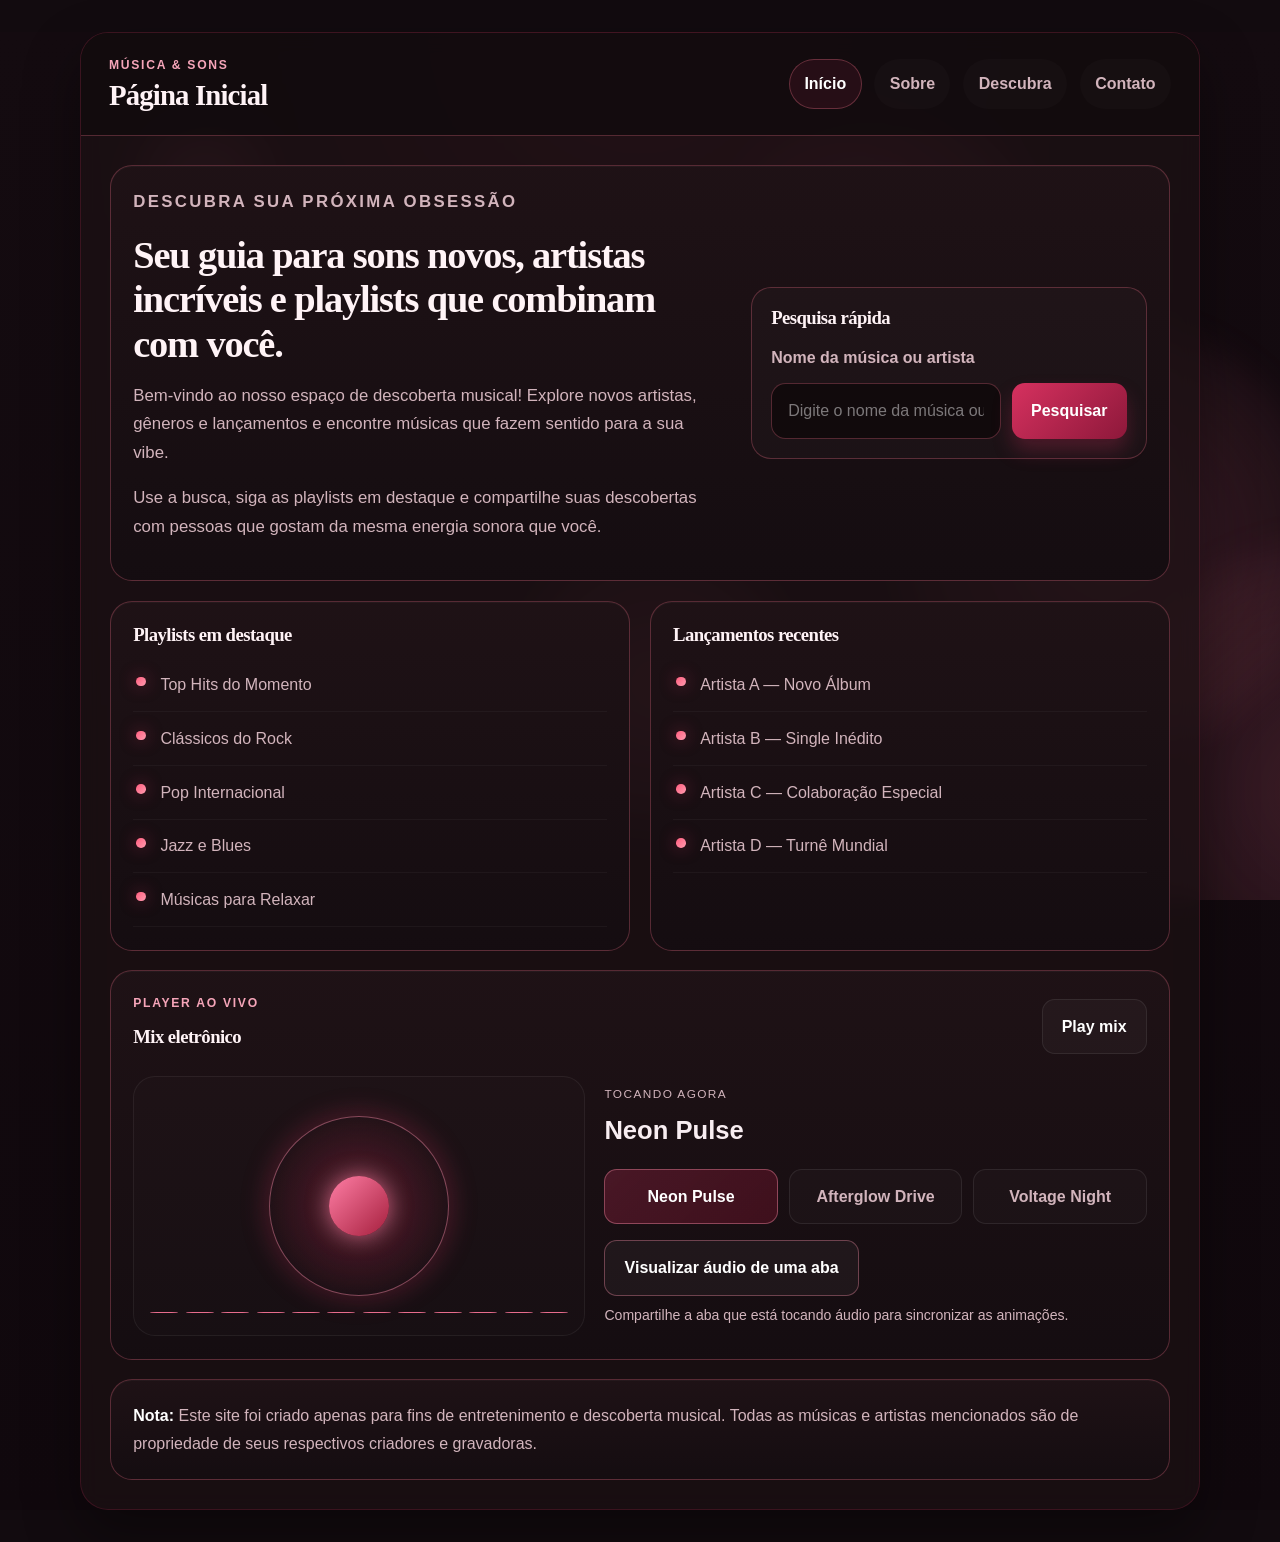
<file: testes/teste004/index.html>
<!DOCTYPE html>
<html lang="pt-br">
<head>
  <meta charset="UTF-8">
  <meta name="viewport" content="width=device-width, initial-scale=1.0">
  <title>Página Inicial</title>
  <script src="script.js" defer></script>
  <link rel="stylesheet" href="style.css">
</head>
<body>
  <div class="page-shell">
    <header class="site-header">
      <div class="brand-block">
        <span class="brand-kicker">Música &amp; Sons</span>
        <h1>Página Inicial</h1>
      </div>
      <nav class="main-nav" aria-label="Navegação principal">
        <a href="index.html" class="active">Início</a>
        <a href="sobre.html">Sobre</a>
        <a href="descubra.html">Descubra</a>
        <a href="contato.html">Contato</a>
      </nav>
    </header>

    <main class="page-main">
      <section class="hero card">
        <div class="hero-copy">
          <p class="eyebrow">Descubra sua próxima obsessão</p>
          <h2>Seu guia para sons novos, artistas incríveis e playlists que combinam com você.</h2>
          <p>Bem-vindo ao nosso espaço de descoberta musical! Explore novos artistas, gêneros e lançamentos e encontre músicas que fazem sentido para a sua vibe.</p>
          <p>Use a busca, siga as playlists em destaque e compartilhe suas descobertas com pessoas que gostam da mesma energia sonora que você.</p>
        </div>

        <div class="hero-panel">
          <h3>Pesquisa rápida</h3>
          <label for="busca-home">Nome da música ou artista</label>
          <div class="search-row">
            <input id="busca-home" type="text" placeholder="Digite o nome da música ou artista">
            <button type="button">Pesquisar</button>
          </div>
        </div>
      </section>

      <section class="content-grid">
        <article class="card">
          <h3>Playlists em destaque</h3>
          <ul class="feature-list">
            <li>Top Hits do Momento</li>
            <li>Clássicos do Rock</li>
            <li>Pop Internacional</li>
            <li>Jazz e Blues</li>
            <li>Músicas para Relaxar</li>
          </ul>
        </article>

        <article class="card">
          <h3>Lançamentos recentes</h3>
          <ul class="feature-list">
            <li>Artista A — Novo Álbum</li>
            <li>Artista B — Single Inédito</li>
            <li>Artista C — Colaboração Especial</li>
            <li>Artista D — Turnê Mundial</li>
          </ul>
        </article>
      </section>

      <section class="music-stage card" aria-label="Player de música eletrônica">
        <div class="music-header">
          <div>
            <p class="eyebrow">Player ao vivo</p>
            <h3>Mix eletrônico</h3>
          </div>
          <button id="toggleMusic" type="button" class="ghost-button">Play mix</button>
        </div>

        <div class="player-wrap">
          <div class="player-visual" aria-hidden="true">
            <div class="beat-ring">
              <div class="beat-core"></div>
            </div>
            <div class="eq-bars">
              <span></span>
              <span></span>
              <span></span>
              <span></span>
              <span></span>
              <span></span>
              <span></span>
              <span></span>
              <span></span>
              <span></span>
              <span></span>
              <span></span>
            </div>
          </div>

          <div class="player-panel">
            <div class="now-playing">
              <span class="label">Tocando agora</span>
              <strong id="trackName">Neon Pulse</strong>
            </div>

            <div class="track-list" aria-label="Lista de faixas">
              <button class="track-btn active" type="button" data-track="neon-pulse">Neon Pulse</button>
              <button class="track-btn" type="button" data-track="afterglow-drive">Afterglow Drive</button>
              <button class="track-btn" type="button" data-track="voltage-night">Voltage Night</button>
            </div>

            <div class="audio-capture">
              <button id="captureAudio" class="capture-button" type="button">Visualizar áudio de uma aba</button>
              <p id="captureStatus" class="capture-status" role="status" aria-live="polite">
                Compartilhe a aba que está tocando áudio para sincronizar as animações.
              </p>
            </div>
          </div>
        </div>
      </section>

      <footer class="note card">
        <strong>Nota:</strong> Este site foi criado apenas para fins de entretenimento e descoberta musical. Todas as músicas e artistas mencionados são de propriedade de seus respectivos criadores e gravadoras.
      </footer>
    </main>
  </div>
</body>
</html>
</file>
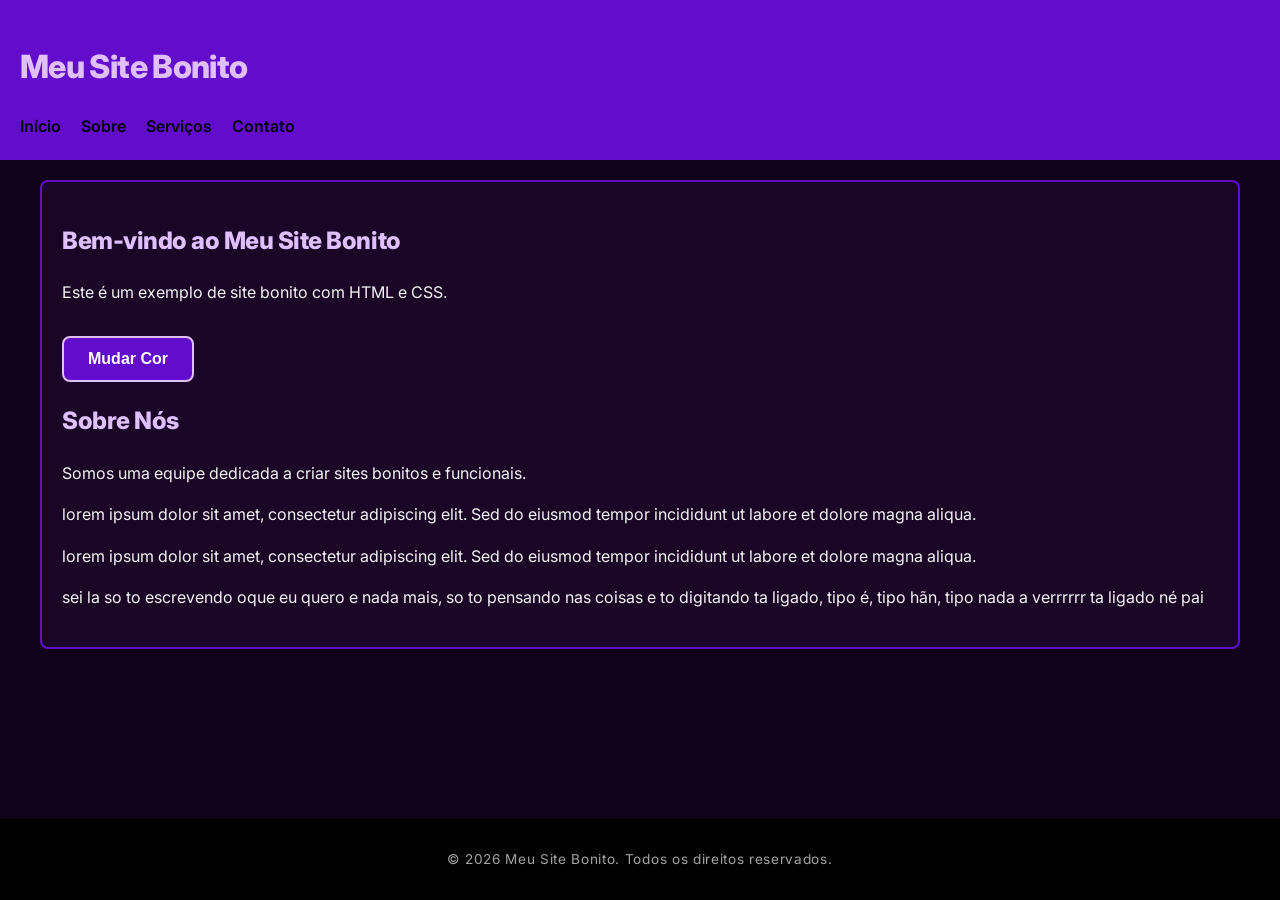
<file: testes/teste08/index.html>
<!DOCTYPE html>
<html lang="pt-br">
<head>
    <meta charset="UTF-8">
    <meta name="viewport" content="width=device-width, initial-scale=1.0">
    <title>site bonito</title>
    <link rel="stylesheet" href="style.css">
    <link href="https://fonts.googleapis.com/css2?family=Inter:wght@400;600;800&display=swap" rel="stylesheet">
</head>
<body>
    <header>
        <h1>Meu Site Bonito</h1>
        <nav>
            <ul>
                <li><a href="#">Início</a></li>
                <li><a href="#">Sobre</a></li>
                <li><a href="#">Serviços</a></li>
                <li><a href="#">Contato</a></li>
            </ul>
        </nav>
    </header>
    
    <!-- Coloquei o ID "meu-site-main" aqui -->
    <main id="meu-site-main"> 
        <section>
            <h2>Bem-vindo ao Meu Site Bonito</h2>
            <p>Este é um exemplo de site bonito com HTML e CSS.</p>
            
            <!-- AQUI ESTÁ O BOTÃO COM ID QUE VAMOS USAR -->
            <button id="btn-efeito">Mudar Cor</button>
        </section>
        
        <section>
            <h2>Sobre Nós</h2>
            <p>Somos uma equipe dedicada a criar sites bonitos e funcionais.</p>
            <p>lorem ipsum dolor sit amet, consectetur adipiscing elit. Sed do eiusmod tempor incididunt ut labore et dolore magna aliqua.</p>
            <p>lorem ipsum dolor sit amet, consectetur adipiscing elit. Sed do eiusmod tempor incididunt ut labore et dolore magna aliqua.</p>
            <p>sei la so to escrevendo oque eu quero e nada mais, so to pensando nas coisas e to digitando ta ligado, tipo é, tipo hãn, tipo nada a verrrrrr ta ligado né pai</p>
        </section>
    </main>

    <footer>
        <p>&copy; 2026 Meu Site Bonito. Todos os direitos reservados.</p>
    </footer>
    <div id="janela-modal" class="modal-container">
        <div class="modal-conteudo"> 
            <button id="btn-fechar-popup">&times;</button>
            <h3>Aviso Importante!</h3>
            <p>Teste de popup funcionando perfeitamente funcional</p>
        </div>
    </div>
    
    <script src="script.js"></script>
</body>
</html>
</file>
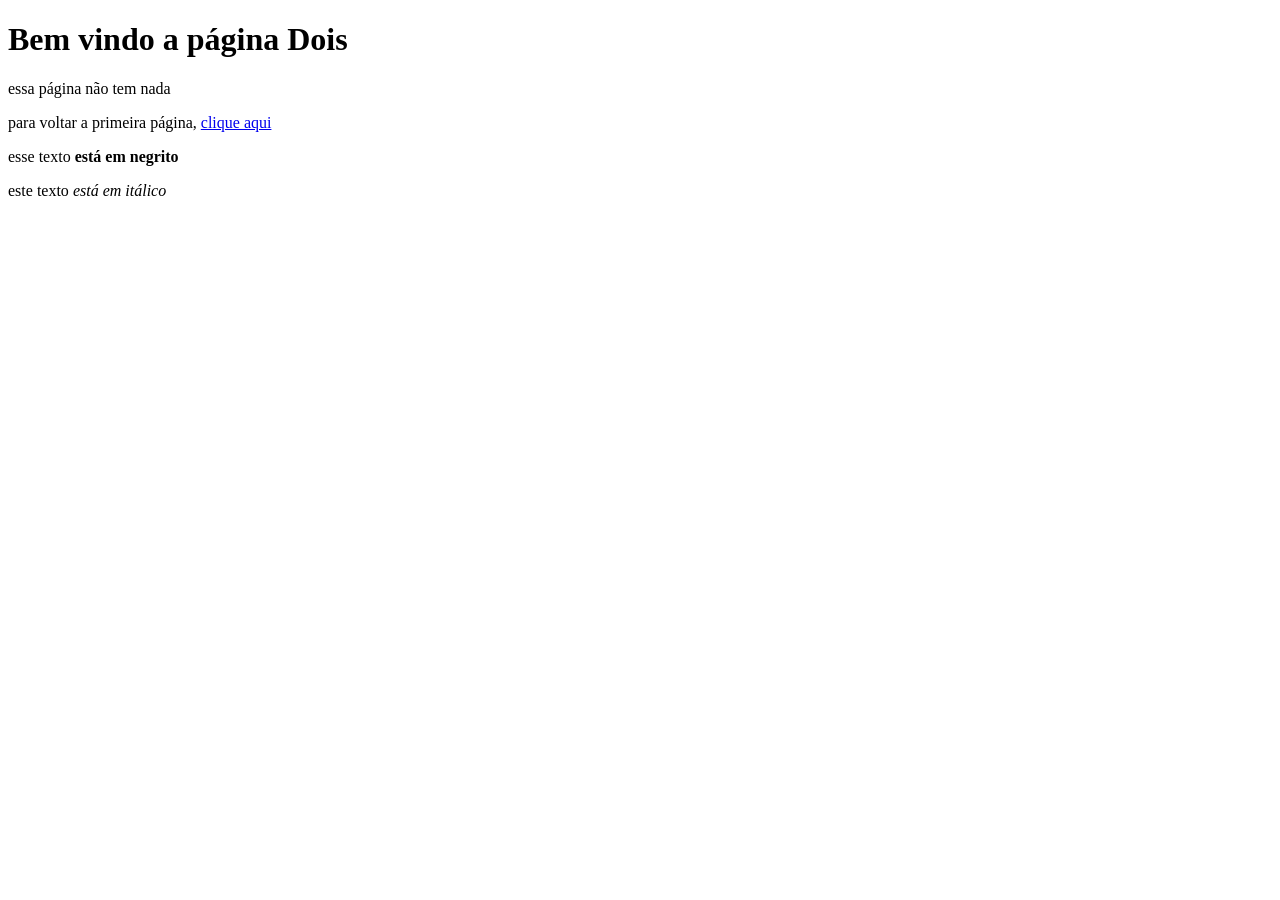
<file: testes/teste001/pag002.html>
<!DOCTYPE html>
<html lang="pt-br">
<head>
    <meta charset="UTF-8">
    <meta name="viewport" content="width=device-width, initial-scale=1.0">
    <title>Página 02</title>
</head>
<body>
    <h1>Bem vindo a página Dois</h1>
    <p>essa página não tem nada</p>
    <p>para voltar a primeira página, <a href="index.html">clique aqui</a></p>
    <p>esse texto <strong>está em negrito</strong></p>
    <p>este texto <em>está em itálico</em></p>
</html>
</file>
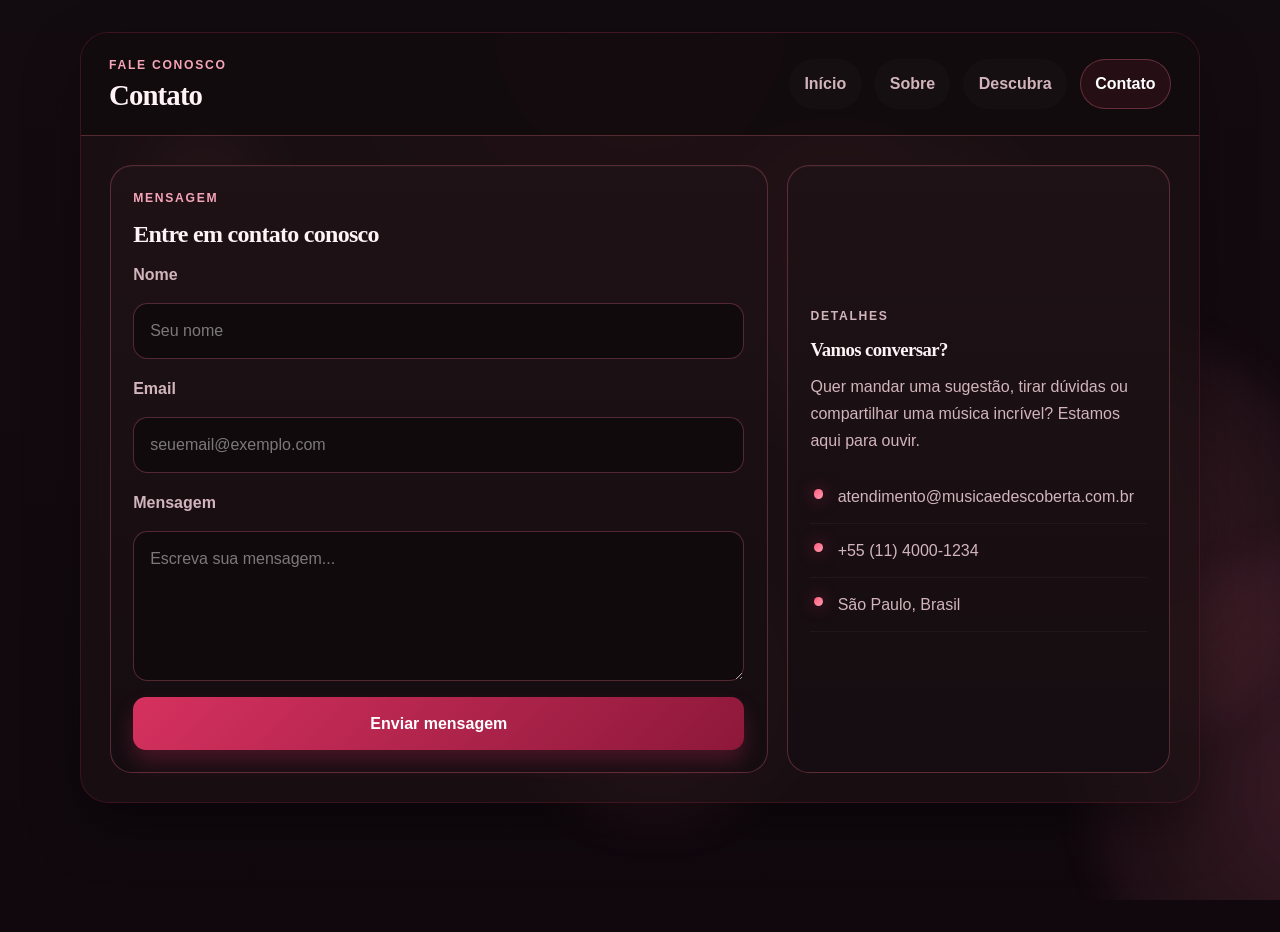
<file: testes/teste004/contato.html>
<!DOCTYPE html>
<html lang="pt-br">
<head>
  <meta charset="UTF-8">
  <meta name="viewport" content="width=device-width, initial-scale=1.0">
  <title>Contato</title>
  <link rel="stylesheet" href="style.css">
  <script src="script.js" defer></script>
</head>
<body>
  <div class="page-shell">
    <header class="site-header">
      <div class="brand-block">
        <span class="brand-kicker">Fale conosco</span>
        <h1>Contato</h1>
      </div>
      <nav class="main-nav" aria-label="Navegação principal">
        <a href="index.html">Início</a>
        <a href="sobre.html">Sobre</a>
        <a href="descubra.html">Descubra</a>
        <a href="contato.html" class="active">Contato</a>
      </nav>
    </header>

    <main class="page-main contact-layout">
      <section class="card">
        <p class="eyebrow">Mensagem</p>
        <h2>Entre em contato conosco</h2>
        <form class="contact-form">
          <div class="field">
            <label for="nome">Nome</label>
            <input type="text" id="nome" name="nome" placeholder="Seu nome" required>
          </div>

          <div class="field">
            <label for="email">Email</label>
            <input type="email" id="email" name="email" placeholder="seuemail@exemplo.com" required>
          </div>

          <div class="field">
            <label for="mensagem">Mensagem</label>
            <textarea id="mensagem" name="mensagem" placeholder="Escreva sua mensagem..." required></textarea>
          </div>

          <button type="submit">Enviar mensagem</button>
        </form>
      </section>

      <aside class="card info-card">
        <p class="eyebrow">Detalhes</p>
        <h3>Vamos conversar?</h3>
        <p>Quer mandar uma sugestão, tirar dúvidas ou compartilhar uma música incrível? Estamos aqui para ouvir.</p>
        <ul class="contact-list">
          <li>atendimento@musicaedescoberta.com.br</li>
          <li>+55 (11) 4000-1234</li>
          <li>São Paulo, Brasil</li>
        </ul>
      </aside>
    </main>
  </div>
</body>
</html>
</file>
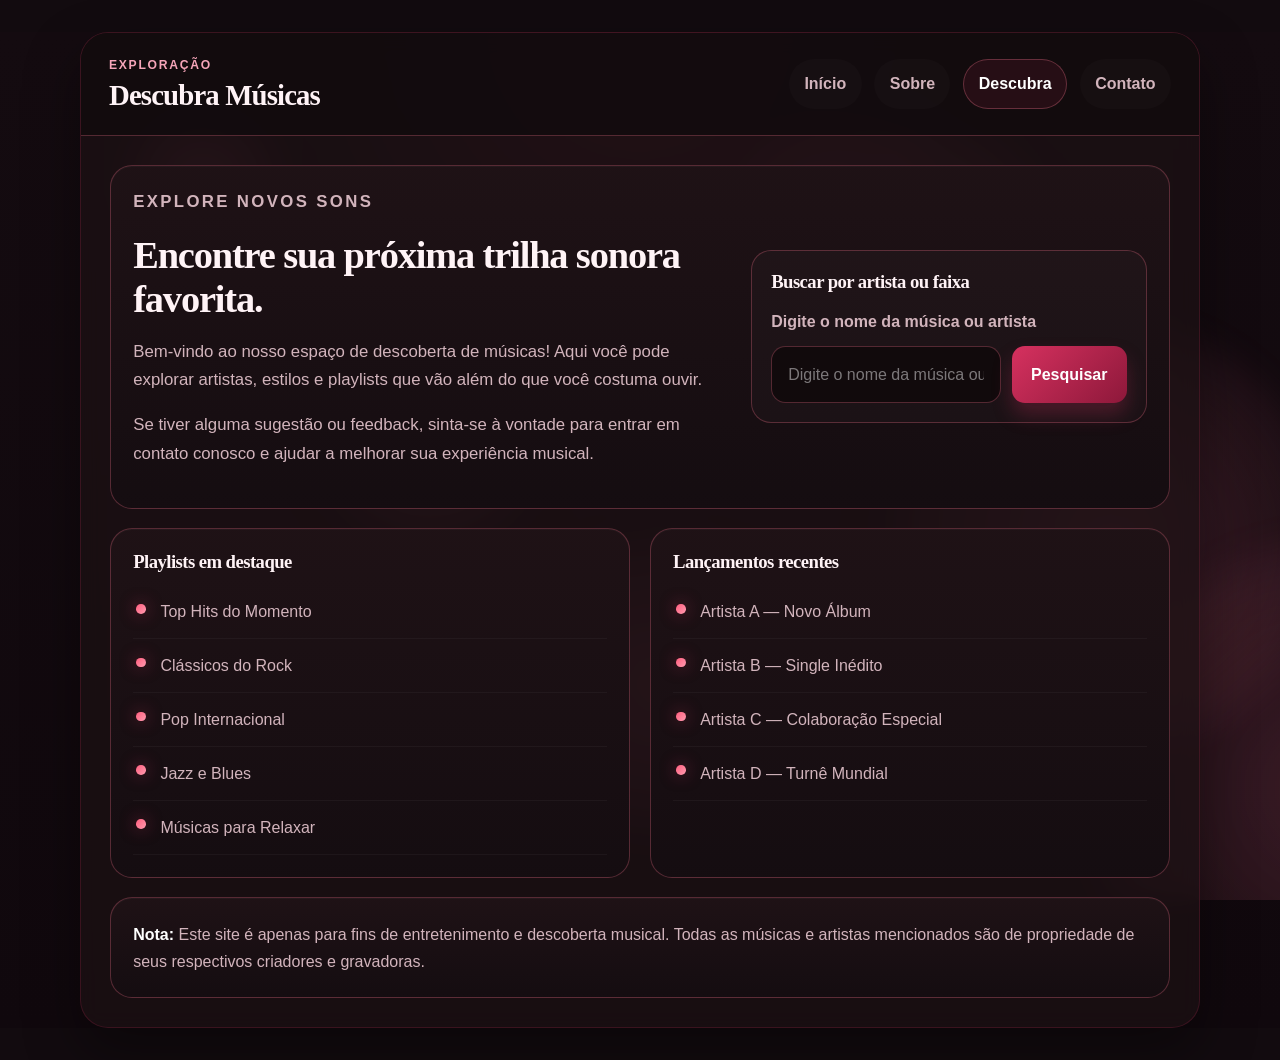
<file: testes/teste004/descubra.html>
<!DOCTYPE html>
<html lang="pt-br">
<head>
  <meta charset="UTF-8">
  <meta name="viewport" content="width=device-width, initial-scale=1.0">
  <title>Descubra Músicas</title>
  <link rel="stylesheet" href="style.css">
  <script src="script.js" defer></script>
</head>
<body>
  <div class="page-shell">
    <header class="site-header">
      <div class="brand-block">
        <span class="brand-kicker">Exploração</span>
        <h1>Descubra Músicas</h1>
      </div>
      <nav class="main-nav" aria-label="Navegação principal">
        <a href="index.html">Início</a>
        <a href="sobre.html">Sobre</a>
        <a href="descubra.html" class="active">Descubra</a>
        <a href="contato.html">Contato</a>
      </nav>
    </header>

    <main class="page-main">
      <section class="hero card">
        <div class="hero-copy">
          <p class="eyebrow">Explore novos sons</p>
          <h2>Encontre sua próxima trilha sonora favorita.</h2>
          <p>Bem-vindo ao nosso espaço de descoberta de músicas! Aqui você pode explorar artistas, estilos e playlists que vão além do que você costuma ouvir.</p>
          <p>Se tiver alguma sugestão ou feedback, sinta-se à vontade para entrar em contato conosco e ajudar a melhorar sua experiência musical.</p>
        </div>

        <div class="hero-panel">
          <h3>Buscar por artista ou faixa</h3>
          <label for="busca-descubra">Digite o nome da música ou artista</label>
          <div class="search-row">
            <input id="busca-descubra" type="text" placeholder="Digite o nome da música ou artista">
            <button type="button">Pesquisar</button>
          </div>
        </div>
      </section>

      <section class="content-grid">
        <article class="card">
          <h3>Playlists em destaque</h3>
          <ul class="feature-list">
            <li>Top Hits do Momento</li>
            <li>Clássicos do Rock</li>
            <li>Pop Internacional</li>
            <li>Jazz e Blues</li>
            <li>Músicas para Relaxar</li>
          </ul>
        </article>

        <article class="card">
          <h3>Lançamentos recentes</h3>
          <ul class="feature-list">
            <li>Artista A — Novo Álbum</li>
            <li>Artista B — Single Inédito</li>
            <li>Artista C — Colaboração Especial</li>
            <li>Artista D — Turnê Mundial</li>
          </ul>
        </article>
      </section>

      <footer class="note card">
        <strong>Nota:</strong> Este site é apenas para fins de entretenimento e descoberta musical. Todas as músicas e artistas mencionados são de propriedade de seus respectivos criadores e gravadoras.
      </footer>
    </main>
  </div>
</body>
</html>
</file>
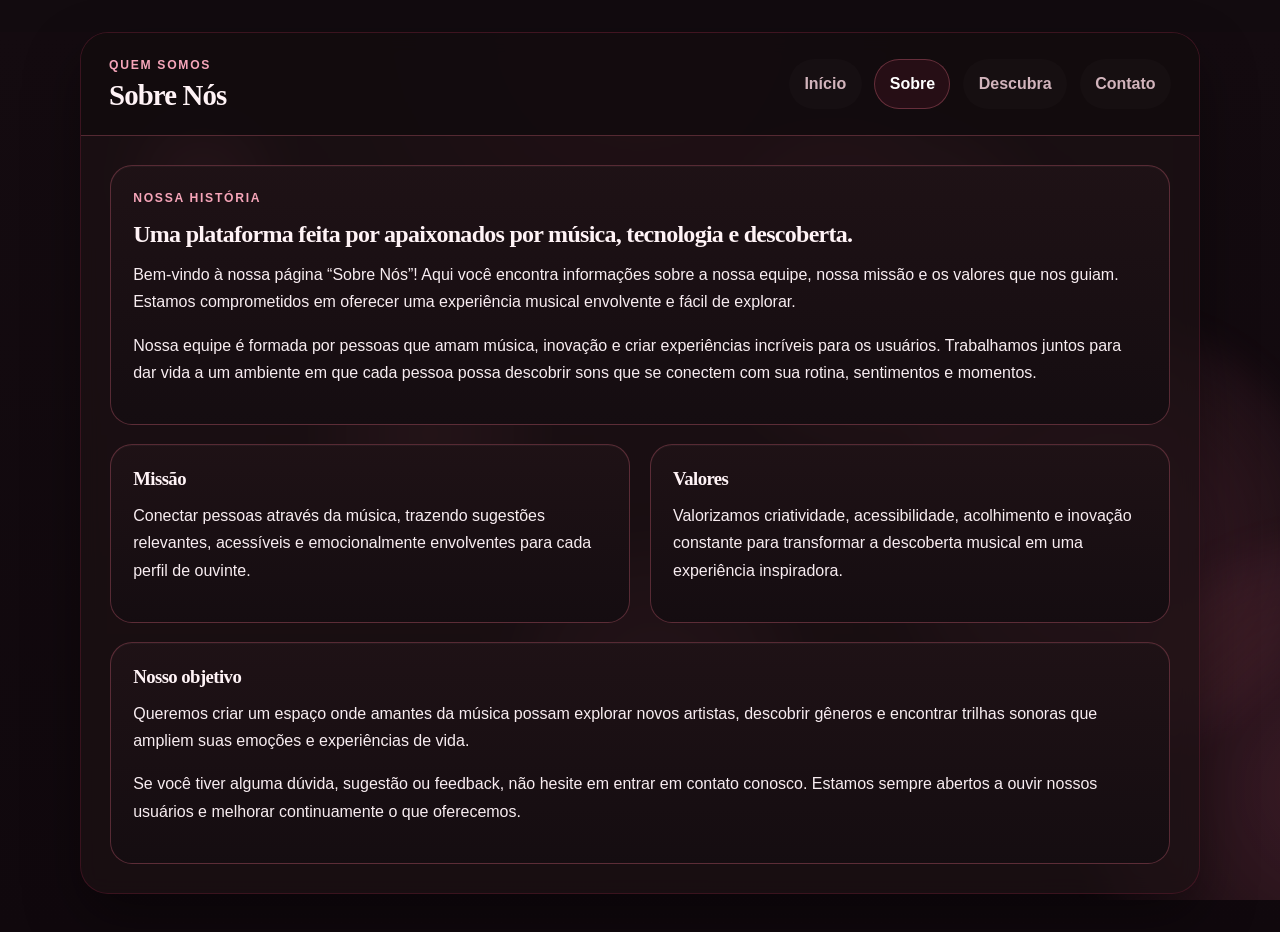
<file: testes/teste004/sobre.html>
<!DOCTYPE html>
<html lang="pt-br">
<head>
  <meta charset="UTF-8">
  <meta name="viewport" content="width=device-width, initial-scale=1.0">
  <title>Sobre Nós</title>
  <script src="script.js" defer></script>
  <link rel="stylesheet" href="style.css">
</head>
<body>
  <div class="page-shell">
    <header class="site-header">
      <div class="brand-block">
        <span class="brand-kicker">Quem somos</span>
        <h1>Sobre Nós</h1>
      </div>
      <nav class="main-nav" aria-label="Navegação principal">
        <a href="index.html">Início</a>
        <a href="sobre.html" class="active">Sobre</a>
        <a href="descubra.html">Descubra</a>
        <a href="contato.html">Contato</a>
      </nav>
    </header>

    <main class="page-main">
      <section class="card">
        <p class="eyebrow">Nossa história</p>
        <h2>Uma plataforma feita por apaixonados por música, tecnologia e descoberta.</h2>
        <p>Bem-vindo à nossa página “Sobre Nós”! Aqui você encontra informações sobre a nossa equipe, nossa missão e os valores que nos guiam. Estamos comprometidos em oferecer uma experiência musical envolvente e fácil de explorar.</p>
        <p>Nossa equipe é formada por pessoas que amam música, inovação e criar experiências incríveis para os usuários. Trabalhamos juntos para dar vida a um ambiente em que cada pessoa possa descobrir sons que se conectem com sua rotina, sentimentos e momentos.</p>
      </section>

      <section class="content-grid">
        <article class="card">
          <h3>Missão</h3>
          <p>Conectar pessoas através da música, trazendo sugestões relevantes, acessíveis e emocionalmente envolventes para cada perfil de ouvinte.</p>
        </article>

        <article class="card">
          <h3>Valores</h3>
          <p>Valorizamos criatividade, acessibilidade, acolhimento e inovação constante para transformar a descoberta musical em uma experiência inspiradora.</p>
        </article>
      </section>

      <section class="card" style="margin-top: 1.2rem;">
        <h3>Nosso objetivo</h3>
        <p>Queremos criar um espaço onde amantes da música possam explorar novos artistas, descobrir gêneros e encontrar trilhas sonoras que ampliem suas emoções e experiências de vida.</p>
        <p>Se você tiver alguma dúvida, sugestão ou feedback, não hesite em entrar em contato conosco. Estamos sempre abertos a ouvir nossos usuários e melhorar continuamente o que oferecemos.</p>
      </section>
    </main>
  </div>
</body>
</html>
</file>
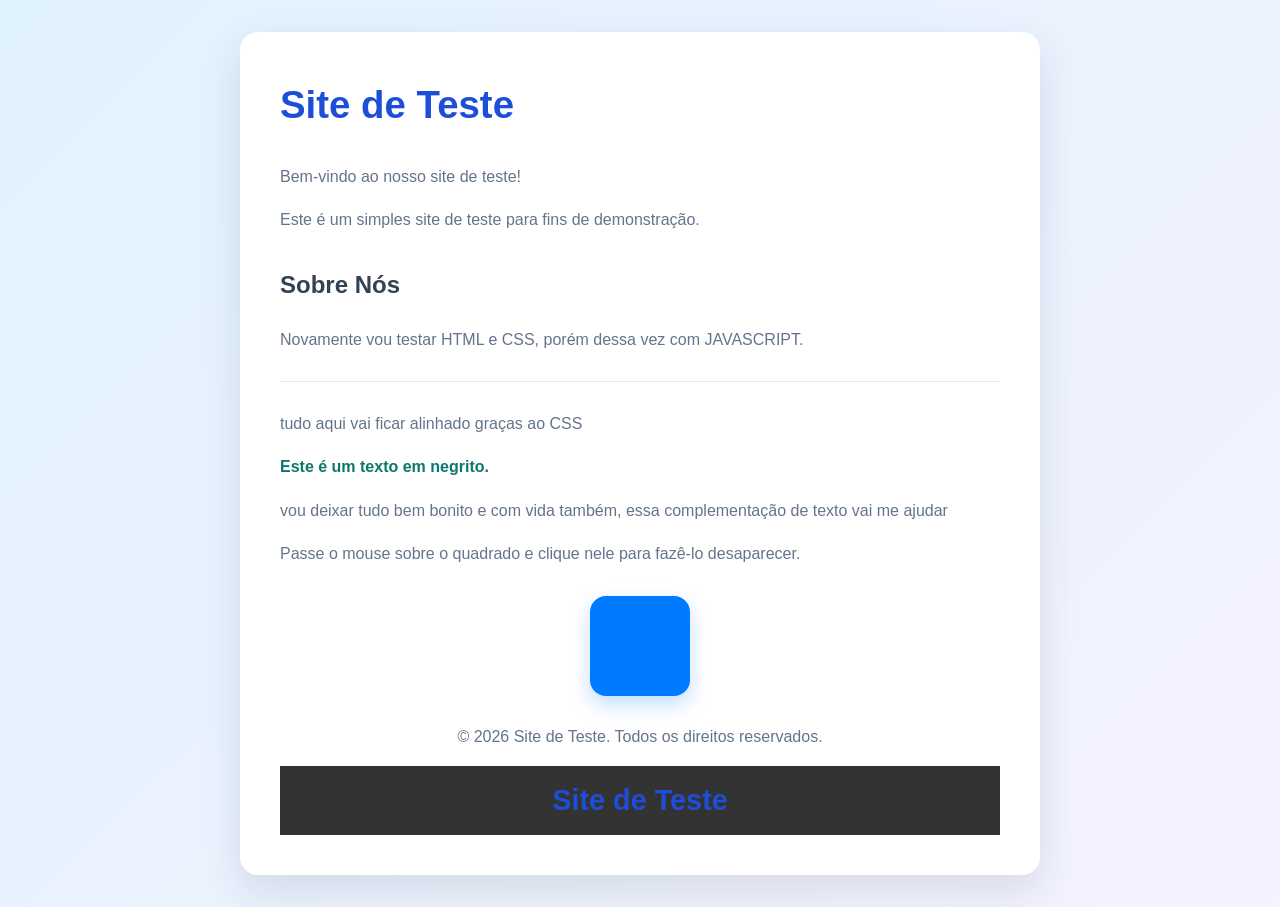
<file: testes/teste005/teste005.html>
<!DOCTYPE html>
<html lang="pt-br">
<head>
    <meta charset="UTF-8">
    <meta name="viewport" content="width=device-width, initial-scale=1.0">
    <title>Site de Teste</title>
    <style>
        * {
            box-sizing: border-box;
        }
        html {
            min-height: 100%;
            background: linear-gradient(135deg, #e0f2fe, #f5f3ff);
        }
        body {
            font-family: Arial, sans-serif;
            max-width: 800px;
            min-height: calc(100vh - 64px);
            margin: 32px auto;
            padding: 40px;
            color: #334155;
            background-color: #fff;
            border-radius: 18px;
            box-shadow: 0 16px 40px rgba(30, 41, 59, 0.12);
            line-height: 1.7;
        }
        h1 {
            margin-top: 0;
            color: #1d4ed8;
            font-size: 2.4rem;
        }
        p {
            color: #64748b;
        }
        hr {
            margin: 28px 0;
            border: 0;
            border-top: 1px solid #e2e8f0;
        }
        strong {
            color: #0f766e;
        }
        footer {
            text-align: center;
            margin-top: 20px;
            color: #999;
        }
        h2 {
            margin-top: 32px;
            color: #334155;
        }
        wrapper {
            max-width: 800px;
            margin: 0 auto;
        }
        header {
            background-color: #333;
            color: #fff;
            padding: 10px;
            text-align: center;
        }
        align {
            text-align: center;
        }
        .square {
            width: 100px;
            height: 100px;
            display: block;
            border: 0;
            border-radius: 16px;
            background-color: #007BFF;
            margin: 28px auto;
            cursor: pointer;
            box-shadow: 0 8px 20px rgba(0, 123, 255, 0.25);
            transition: background-color 180ms ease, box-shadow 180ms ease;
        }
        .square:hover,
        .square:focus-visible {
            background-color: #0056b3;
            box-shadow: 0 10px 24px rgba(0, 86, 179, 0.3);
            outline: none;
        }
        .square:focus-visible {
            outline: 3px solid #93c5fd;
            outline-offset: 4px;
        }
        .square.is-hidden {
            display: none;
        }
        iframe {
            width: 100%;
            height: 400px;
            border: none;
            background-color: #1c1616;
            padding: 20px;
        }
        @media (max-width: 600px) {
            body {
                min-height: 100vh;
                margin: 0;
                padding: 28px 22px;
                border-radius: 0;
            }
            h1 {
                font-size: 2rem;
            }
        }
        header h1 {
            margin: 0;
            font-size: 1.8rem;
        }
    </style>
</head>
<body>
    <h1>Site de Teste</h1>
    <p>Bem-vindo ao nosso site de teste!</p>
    <p>Este é um simples site de teste para fins de demonstração.</p>
    <h2>Sobre Nós</h2>
    <p> Novamente vou testar HTML e CSS, porém dessa vez com JAVASCRIPT.</p>
    <hr>
    <p>tudo aqui vai ficar alinhado graças ao CSS
    </p>
    <p><strong>Este é um texto em negrito.</strong></p>
    <p>vou deixar tudo bem bonito e com vida também, essa complementação de texto  vai me ajudar</p>
    <p>Passe o mouse sobre o quadrado e clique nele para fazê-lo desaparecer.</p>
    <div class="square" role="button" tabindex="0" aria-label="Quadrado animado. Clique para ocultar."></div>
    <footer>
        <p>&copy; 2026 Site de Teste. Todos os direitos reservados.</p>
    </footer>
    <header>
        <h1>Site de Teste</h1>
    </header>
    <script>
        const square = document.querySelector('.square');
        let direction = 1;
        let position = 0;
        let animationFrame;

        function animateSquare() {
            position += direction;
            if (position >= 36 || position <= 0) {
                direction *= -1;
            }
            square.style.transform = `translateY(${position}px)`;
            animationFrame = requestAnimationFrame(animateSquare);
        }

        if (window.matchMedia('(prefers-reduced-motion: no-preference)').matches) {
            animateSquare();
        }

        function hideSquare() {
            cancelAnimationFrame(animationFrame);
            square.classList.add('is-hidden');
        }

        square.addEventListener('click', hideSquare);
        square.addEventListener('keydown', (event) => {
            if (event.key === 'Enter' || event.key === ' ') {
                event.preventDefault();
                hideSquare();
            }
        });
        
    </script>
</body>
</html>
</file>
<file: testes/teste004/style.css>
:root {
  color-scheme: dark;
  --bg: #120b0f;
  --bg-strong: #1c1015;
  --surface: rgba(30, 19, 24, 0.94);
  --surface-elevated: rgba(43, 23, 30, 0.96);
  --border: rgba(166, 79, 96, 0.45);
  --accent: #d6315f;
  --accent-strong: #ff5d7d;
  --accent-soft: rgba(214, 49, 95, 0.16);
  --text: #f8edf1;
  --muted: #d2b4bc;
  --shadow: 0 24px 55px rgba(0, 0, 0, 0.38);
  --radius: 22px;
  --content-width: 1120px;
}

* {
  box-sizing: border-box;
}

html {
  scroll-behavior: smooth;
  background: var(--bg);
}

body {
  margin: 0;
  min-height: 100vh;
  background:
    radial-gradient(circle at top, rgba(214, 49, 95, 0.16), transparent 28%),
    linear-gradient(180deg, #140b10 0%, #10080d 100%);
  color: var(--text);
  font-family: "Segoe UI", Tahoma, Geneva, Verdana, sans-serif;
  line-height: 1.7;
}

img,
svg,
video {
  max-width: 100%;
  display: block;
}

p,
ul,
ol {
  margin-top: 0;
}

a {
  color: #ffb4c4;
  text-decoration: none;
  transition: color 0.2s ease, opacity 0.2s ease;
}

a:hover {
  color: #ffffff;
}

h1,
h2,
h3,
h4,
h5,
h6 {
  margin: 0 0 0.8rem;
  font-family: Georgia, "Times New Roman", serif;
  line-height: 1.15;
  letter-spacing: -0.03em;
  color: #fff3f6;
}

button,
input,
textarea {
  font: inherit;
}

button {
  border: 0;
  border-radius: 0.8rem;
  background: linear-gradient(135deg, var(--accent), #8d183a);
  color: #fff;
  padding: 0.82rem 1.2rem;
  font-weight: 700;
  cursor: pointer;
  transition: transform 0.2s ease, box-shadow 0.2s ease;
  box-shadow: 0 12px 20px rgba(214, 49, 95, 0.25);
}

button:hover {
  transform: translateY(-1px);
}

input,
textarea {
  width: 100%;
  padding: 0.85rem 1rem;
  border: 1px solid var(--border);
  border-radius: 0.9rem;
  background: rgba(17, 11, 13, 0.9);
  color: var(--text);
}

input::placeholder,
textarea::placeholder {
  color: rgba(255, 255, 255, 0.45);
}

label {
  display: block;
  margin-bottom: 0.45rem;
  color: var(--muted);
  font-weight: 600;
}

.page-shell {
  width: min(var(--content-width), calc(100% - 2rem));
  margin: 32px auto;
  background: rgba(28, 17, 20, 0.72);
  border: 1px solid rgba(214, 49, 95, 0.18);
  border-radius: 28px;
  backdrop-filter: blur(10px);
  box-shadow: var(--shadow);
  overflow: hidden;
}

.site-header {
  display: flex;
  justify-content: space-between;
  align-items: center;
  gap: 1.25rem;
  padding: 1.4rem 1.75rem;
  border-bottom: 1px solid var(--border);
  background: rgba(17, 11, 13, 0.82);
}

.brand-block {
  display: flex;
  flex-direction: column;
  gap: 0.2rem;
}

.brand-kicker,
.eyebrow {
  text-transform: uppercase;
  letter-spacing: 0.14em;
  font-size: 0.76rem;
  color: #f6a5b9;
  font-weight: 700;
}

.site-header h1 {
  margin: 0;
  font-size: clamp(1.8rem, 2vw, 2.7rem);
}

.main-nav {
  display: flex;
  flex-wrap: wrap;
  justify-content: flex-end;
  gap: 0.8rem;
}

.main-nav a {
  display: inline-flex;
  align-items: center;
  justify-content: center;
  min-height: 2.6rem;
  padding: 0.65rem 0.9rem;
  border-radius: 999px;
  background: rgba(255, 255, 255, 0.02);
  border: 1px solid transparent;
  color: var(--muted);
  font-weight: 600;
}

.main-nav a:hover,
.main-nav a.active {
  border-color: rgba(255, 124, 146, 0.3);
  background: rgba(214, 49, 95, 0.1);
  color: #fff;
}

.page-main {
  padding: 1.8rem;
}

.card {
  background: linear-gradient(180deg, rgba(31, 18, 22, 0.98), rgba(21, 13, 17, 0.98));
  border: 1px solid var(--border);
  border-radius: var(--radius);
  padding: 1.4rem;
  box-shadow: inset 0 1px 0 rgba(255, 255, 255, 0.03);
}

.hero {
  display: grid;
  grid-template-columns: 1.5fr 1fr;
  align-items: center;
  gap: 1.5rem;
}

.hero-copy h2 {
  font-size: clamp(2rem, 3vw, 3.25rem);
  margin-bottom: 1rem;
}

.hero-copy p {
  max-width: 62ch;
  color: var(--muted);
  font-size: 1.05rem;
}

.hero-panel {
  background: rgba(255, 255, 255, 0.02);
  border: 1px solid var(--border);
  border-radius: 1.25rem;
  padding: 1.2rem;
}

.hero-panel h3 {
  margin-bottom: 1rem;
}

.hero-panel .search-row {
  display: flex;
  gap: 0.7rem;
  margin-top: 0.7rem;
}

.hero-panel input {
  flex: 1;
}

.content-grid {
  display: grid;
  grid-template-columns: repeat(2, minmax(0, 1fr));
  gap: 1.2rem;
  margin-top: 1.2rem;
}

.feature-list,
.contact-list {
  list-style: none;
  padding: 0;
  margin: 0;
}

.feature-list li,
.contact-list li {
  position: relative;
  padding: 0.8rem 0.8rem 0.8rem 1.7rem;
  border-bottom: 1px solid rgba(255, 255, 255, 0.04);
  color: var(--muted);
}

.feature-list li::before,
.contact-list li::before {
  content: "";
  position: absolute;
  left: 0.2rem;
  top: 1.15rem;
  width: 0.6rem;
  height: 0.6rem;
  border-radius: 50%;
  background: linear-gradient(135deg, var(--accent-strong), #ff9bb0);
  box-shadow: 0 0 16px rgba(214, 49, 95, 0.5);
}

.note {
  margin-top: 1.2rem;
  color: var(--muted);
}

.note strong {
  color: #fff;
}

.contact-layout {
  display: grid;
  grid-template-columns: 1.3fr 0.7fr;
  gap: 1.2rem;
}

.contact-form {
  display: grid;
  gap: 1rem;
}

.field {
  display: grid;
  gap: 0.45rem;
}

textarea {
  min-height: 150px;
  resize: vertical;
}

.info-card {
  display: flex;
  flex-direction: column;
  justify-content: center;
}

.info-card p,
.info-card li {
  color: var(--muted);
}

.stats-grid {
  display: grid;
  grid-template-columns: repeat(3, minmax(0, 1fr));
  gap: 1rem;
  margin-top: 1.3rem;
}

.stat {
  background: var(--accent-soft);
  border: 1px solid rgba(214, 49, 95, 0.22);
  border-radius: 1rem;
  padding: 1.1rem;
}

.stat strong {
  display: block;
  font-size: 1.7rem;
  color: #fff;
}

@media (max-width: 820px) {
  .site-header,
  .hero,
  .contact-layout,
  .content-grid {
    grid-template-columns: 1fr;
  }

  .site-header {
    display: flex;
    flex-direction: column;
    align-items: flex-start;
  }

  .main-nav {
    justify-content: flex-start;
  }

  .hero {
    display: grid;
  }

  .stats-grid {
    grid-template-columns: 1fr;
  }
}

.music-stage {
  margin-top: 1.2rem;
  overflow: hidden;
}

.music-header {
  display: flex;
  align-items: center;
  justify-content: space-between;
  gap: 1rem;
  margin-bottom: 1rem;
}

.ghost-button {
  background: rgba(255, 255, 255, 0.03);
  border: 1px solid rgba(255, 255, 255, 0.08);
  box-shadow: none;
}

.player-wrap {
  display: grid;
  grid-template-columns: minmax(220px, 1fr) minmax(260px, 1.2fr);
  gap: 1.2rem;
  align-items: center;
}

.player-visual {
  display: flex;
  align-items: center;
  justify-content: center;
  min-height: 260px;
  border-radius: 22px;
  background: radial-gradient(circle at center, rgba(214, 49, 95, 0.2), rgba(255, 255, 255, 0.01) 42%);
  border: 1px solid rgba(255, 255, 255, 0.06);
  position: relative;
  overflow: hidden;
}

.beat-ring {
  position: relative;
  width: 180px;
  height: 180px;
  border-radius: 50%;
  display: grid;
  place-items: center;
  background: radial-gradient(circle, rgba(255, 255, 255, 0.1), rgba(214, 49, 95, 0.08) 40%, rgba(0, 0, 0, 0) 72%);
  border: 1px solid rgba(255, 141, 171, 0.45);
  box-shadow: 0 0 30px rgba(214, 49, 95, 0.24);
  transition: transform 0.14s ease, box-shadow 0.14s ease;
}

.beat-core {
  width: 60px;
  height: 60px;
  border-radius: 50%;
  background: linear-gradient(135deg, #ff7ea5, #a51f3d);
  box-shadow: 0 0 22px rgba(255, 120, 155, 0.7);
}

.eq-bars {
  position: absolute;
  inset: auto 16px 22px 16px;
  display: flex;
  align-items: flex-end;
  justify-content: space-between;
  gap: 0.45rem;
  height: 72px;
}

.eq-bars span {
  display: block;
  flex: 1;
  min-width: 6px;
  height: 18%;
  border-radius: 999px;
  background: linear-gradient(180deg, #ffb7c7, #d6315f);
  transform-origin: bottom center;
  transform: scaleY(0.08);
}

.eq-bars span:nth-child(1) { --i: 0; }
.eq-bars span:nth-child(2) { --i: 1; }
.eq-bars span:nth-child(3) { --i: 2; }
.eq-bars span:nth-child(4) { --i: 3; }
.eq-bars span:nth-child(5) { --i: 4; }
.eq-bars span:nth-child(6) { --i: 5; }
.eq-bars span:nth-child(7) { --i: 6; }
.eq-bars span:nth-child(8) { --i: 7; }
.eq-bars span:nth-child(9) { --i: 8; }
.eq-bars span:nth-child(10) { --i: 9; }
.eq-bars span:nth-child(11) { --i: 10; }
.eq-bars span:nth-child(12) { --i: 11; }

.player-panel {
  display: grid;
  gap: 1rem;
}

.now-playing {
  display: flex;
  flex-direction: column;
  gap: 0.3rem;
}

.now-playing .label {
  color: var(--muted);
  text-transform: uppercase;
  letter-spacing: 0.12em;
  font-size: 0.74rem;
}

.now-playing strong {
  font-size: clamp(1.35rem, 2vw, 2rem);
}

.track-list {
  display: grid;
  grid-template-columns: repeat(3, minmax(0, 1fr));
  gap: 0.7rem;
}

.track-btn {
  min-height: 54px;
  background: rgba(255, 255, 255, 0.02);
  border: 1px solid rgba(255, 255, 255, 0.08);
  color: var(--muted);
  font-weight: 700;
  box-shadow: none;
}

.track-btn.active {
  background: linear-gradient(135deg, rgba(214, 49, 95, 0.25), rgba(120, 18, 43, 0.4));
  border-color: rgba(255, 146, 173, 0.4);
  color: #fff;
}

.audio-capture {
  display: grid;
  justify-items: start;
  gap: 0.55rem;
}

.capture-button {
  background: rgba(255, 255, 255, 0.04);
  border: 1px solid rgba(255, 146, 173, 0.35);
  box-shadow: none;
}

.capture-button[aria-pressed="true"] {
  background: rgba(214, 49, 95, 0.24);
}

.capture-status {
  margin: 0;
  color: var(--muted);
  font-size: 0.88rem;
}

.music-stage.is-playing .beat-ring {
  animation: beatPulse 0.28s ease-in-out infinite alternate;
  box-shadow: 0 0 32px rgba(255, 118, 156, 0.42);
}

.music-stage.is-playing .eq-bars span {
  animation: eqDance 0.38s ease-in-out infinite alternate;
  animation-delay: calc(var(--i, 0) * 0.08s);
}

.music-stage.is-capturing .beat-ring {
  animation: none;
  transform: scale(var(--ring-scale, 1));
  box-shadow: 0 0 var(--glow-radius, 18px) rgba(255, 118, 156, 0.42);
}

.music-stage.is-capturing .eq-bars span {
  animation: none;
  transform: scaleY(var(--bar-level, 0.08));
  opacity: calc(0.45 + var(--bar-level, 0.08) * 0.45);
  transition: transform 80ms linear, opacity 80ms linear;
}

@keyframes beatPulse {
  0% {
    transform: scale(1);
    filter: saturate(1);
  }
  100% {
    transform: scale(1.05);
    filter: saturate(1.2);
  }
}

@keyframes eqDance {
  0% {
    transform: scaleY(0.35);
    opacity: 0.6;
  }
  100% {
    transform: scaleY(1.2);
    opacity: 1;
  }
}

@media (max-width: 540px) {
  .page-shell {
    width: min(var(--content-width), calc(100% - 1rem));
    margin: 18px auto;
  }

  .page-main,
  .site-header {
    padding-left: 1rem;
    padding-right: 1rem;
  }

  .hero-panel .search-row {
    flex-direction: column;
  }

  .player-wrap {
    grid-template-columns: 1fr;
  }

  .track-list {
    grid-template-columns: 1fr;
  }
}

.ambient-bg {
  position: fixed;
  inset: 0;
  overflow: hidden;
  pointer-events: none;
  z-index: 0;
}

.ambient-orb {
  position: absolute;
  width: var(--size, 22rem);
  height: var(--size, 22rem);
  left: var(--x, 50%);
  top: var(--y, 50%);
  border-radius: 50%;
  background: radial-gradient(circle, rgba(255, 117, 150, 0.18), rgba(255, 117, 150, 0));
  filter: blur(18px);
  animation: floatOrb 12s ease-in-out infinite;
  animation-delay: var(--delay, 0s);
}

.reveal {
  opacity: 0;
  transform: translateY(28px) scale(0.98);
  transition: opacity 600ms ease, transform 600ms ease;
}

.reveal.visible {
  opacity: 1;
  transform: translateY(0) scale(1);
}

.tilt {
  transform-style: preserve-3d;
  transition: transform 200ms ease, box-shadow 200ms ease;
}

.ripple {
  position: absolute;
  border-radius: 50%;
  transform: scale(0);
  animation: ripple 700ms ease-out;
  background: rgba(255, 255, 255, 0.5);
  pointer-events: none;
}

.success-flash {
  animation: successPulse 700ms ease;
}

@keyframes floatOrb {
  0%,
  100% {
    transform: translate3d(0, 0, 0) scale(1);
  }
  50% {
    transform: translate3d(18px, -20px, 0) scale(1.08);
  }
}

@keyframes ripple {
  to {
    transform: scale(4);
    opacity: 0;
  }
}

@keyframes successPulse {
  0% {
    box-shadow: 0 0 0 0 rgba(80, 255, 160, 0.5);
  }
  70% {
    box-shadow: 0 0 0 18px rgba(80, 255, 160, 0);
  }
  100% {
    box-shadow: 0 0 0 0 rgba(80, 255, 160, 0);
  }
}
</file>
<file: testes/teste08/style.css>
body {
    font-family: 'Inter', sans-serif;
    background-color: #100218;
    color: #f3f4f6;
    font-size: 1rem;
    line-height: 1.6;
    margin: 0;
    padding: 0;
}

header {
    background-color: #620ccc;
    padding: 20px;
    text-align: left;
}

header h1 {
    font-family: 'Inter', sans-serif;
    font-weight: 800;
    letter-spacing: -0.02em;
    color: #e0bfff;
}

nav ul {
    margin: 0;
    list-style-type: none;
    padding: 0;
    display: flex;
}

nav ul li {
    margin-right: 20px;
}

nav ul li a {
    text-decoration: none;
    font-weight: 600;
    color: #000000;
    transition: color 0.2s ease;
}

nav ul li a:hover {
    color: #ffffff;
}

main {
    max-width: 1200px;
    margin: 20px auto;
    padding: 20px;
    border: 2px solid #620ccc;
    border-radius: 8px;
    background-color: #1a0526;
    box-sizing: border-box;
    animation: flutuar 4s ease-in-out infinite;
}

main h2 {
    font-family: 'Inter', sans-serif;
    font-weight: 800;
    letter-spacing: -0.02em;
    color: #e0bfff;
}

footer {
    background-color: #000000;
    padding: 1rem;
    position: fixed;
    bottom: 0;
    width: 100%;
    text-align: center;
    left: 0;
    box-sizing: border-box;
    font-size: 0.85rem;
    letter-spacing: 0.05em;
    color: #a3a3a3;
}

#btn-efeito {
    background-color: #620ccc;
    color: white;
    border: 2px solid #e0bfff;
    padding: 12px 24px;
    font-size: 1rem;
    font-weight: 600;
    border-radius: 8px;
    cursor: pointer;
    transition: all 0.3s ease;
    margin-top: 15px;
}

#btn-efeito:hover {
    background-color: #8222ff;
    box-shadow: 0 0 15px #8222ff;
    transform: scale(1.05);
}

#btn-efeito:active {
    transform: scale(0.95);
}

.modal-container {
    display: none;
    position: fixed;
    top: 0;
    left: 0;
    width: 100%;
    height: 100%;
    background-color: rgba(0, 0, 0, 0.7);
    z-index: 2000;
    justify-content: center;
    align-items: center;
}

.modal-container.mostrar {
    display: flex;
}

.modal-conteudo {
    background-color: #1a0526;
    border: 2px solid #620ccc;
    padding: 30px;
    border-radius: 8px;
    max-width: 400px;
    width: 90%;
    position: relative;
    text-align: center;
    box-shadow: 0 0 20px rgba(98, 12, 204, 0.5);
}

.modal-conteudo h3 {
    color: #e0bfff;
    margin-bottom: 15px;
} 

#btn-fechar-popup {
    position: absolute;
    top: 10px;
    right: 15px;
    background: none;
    border: none;
    color: #a3a3a3;
    font-size: 1.5rem;
    cursor: pointer;
}

#btn-fechar-popup:hover {
    color: #ffffff;
}


@keyframes flutuar {
    0% {
        transform: translateY(0px);
    }
    50% {
        transform: translateY(-10px);
    }
    100% {
        transform: translateY(0px);
    }
}
</file>
